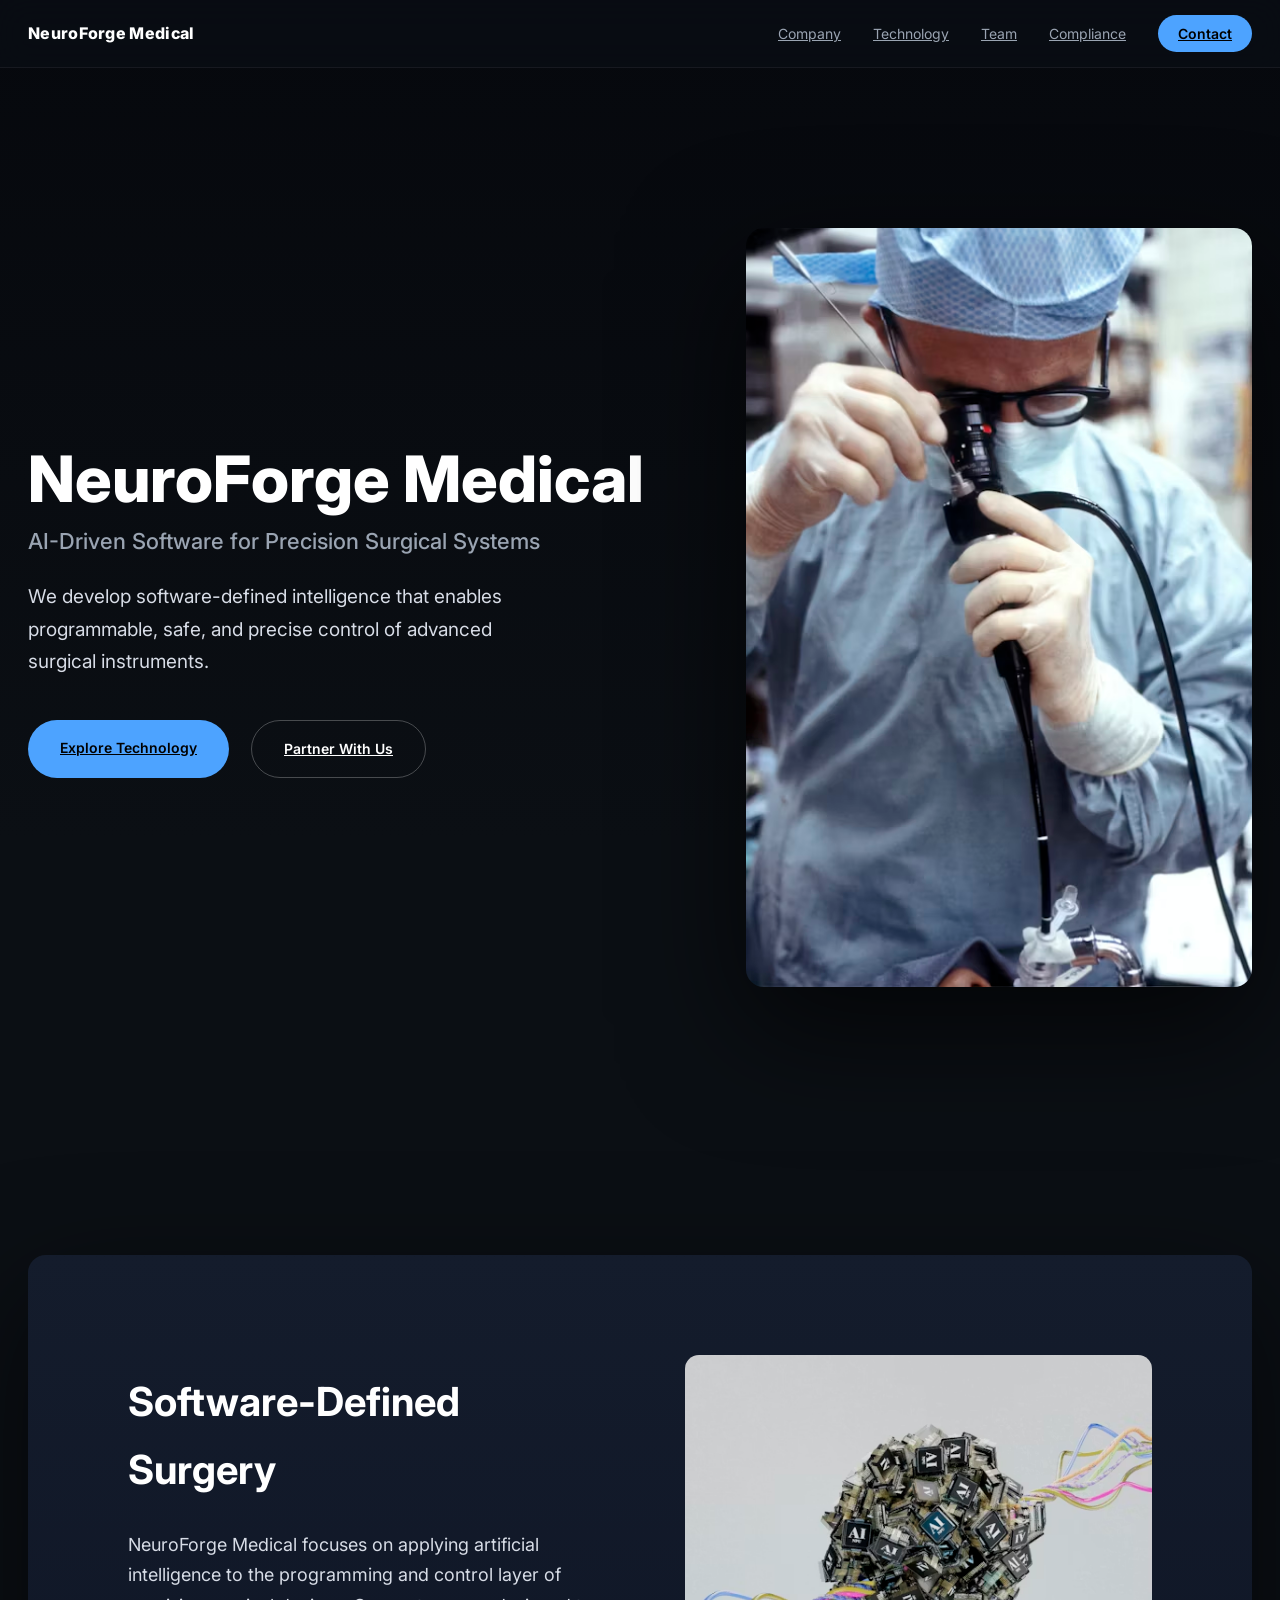
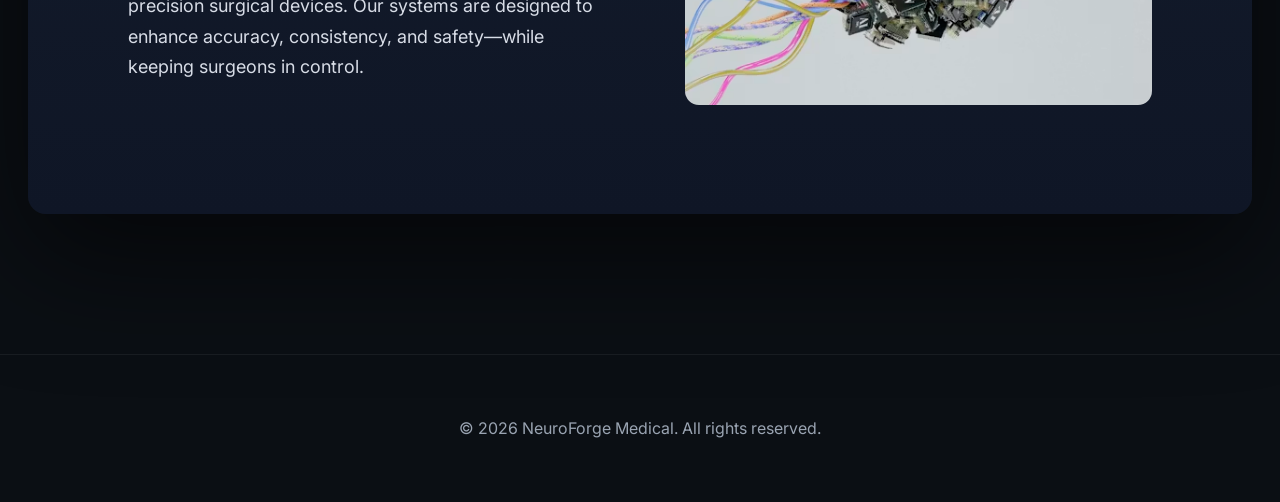
<file: index.html>
<!DOCTYPE html>
<html lang="en">
<head>
<meta charset="UTF-8">
<title>NeuroForge Medical</title>
<meta name="viewport" content="width=device-width, initial-scale=1.0">

<link rel="preconnect" href="https://fonts.googleapis.com">
<link rel="preconnect" href="https://fonts.gstatic.com" crossorigin>
<link href="https://fonts.googleapis.com/css2?family=Inter:wght@400;500;600;700;800&display=swap" rel="stylesheet">

<style>
:root{
  --bg:#0b0f14;
  --bg-soft:#101622;
  --panel:#141c2c;
  --text:#ffffff;
  --muted:#9aa4b2;
  --accent:#4da3ff;
  --max:1280px;
  --radius:18px;
}

*{box-sizing:border-box}
body{
  margin:0;
  font-family:Inter,system-ui,-apple-system,BlinkMacSystemFont;
  background:linear-gradient(180deg,#06080d 0%,#0b0f14 40%,#0b0f14 100%);
  color:var(--text);
  line-height:1.7;
}

/* NAV */
nav{
  position:sticky;
  top:0;
  z-index:1000;
  background:rgba(10,14,20,.75);
  backdrop-filter:blur(16px);
  border-bottom:1px solid rgba(255,255,255,.06);
}
.nav-inner{
  max-width:var(--max);
  margin:auto;
  padding:20px 28px;
  display:flex;
  justify-content:space-between;
  align-items:center;
}
.logo{
  font-weight:800;
  letter-spacing:.3px;
}
nav ul{
  list-style:none;
  display:flex;
  gap:32px;
  margin:0;
  padding:0;
}
nav a{
  color:var(--muted);
  font-size:14px;
}
nav a:hover{color:#fff}
.nav-btn{
  padding:10px 20px;
  background:var(--accent);
  color:#000;
  border-radius:999px;
  font-weight:600;
}

/* HERO */
.hero{
  position:relative;
  padding:160px 28px 120px;
}
.hero-inner{
  max-width:var(--max);
  margin:auto;
  display:grid;
  grid-template-columns:1.1fr .9fr;
  gap:100px;
  align-items:center;
}
.hero h1{
  font-size:64px;
  line-height:1.05;
  margin:0 0 28px;
  font-weight:800;
}
.hero h1 span{
  display:block;
  font-size:22px;
  color:var(--muted);
  margin-top:18px;
  font-weight:500;
}
.hero p{
  font-size:19px;
  max-width:520px;
  color:#d7dce6;
}
.hero-actions{
  margin-top:42px;
  display:flex;
  gap:22px;
}
.btn{
  padding:16px 32px;
  border-radius:999px;
  font-weight:600;
  font-size:14px;
}
.primary{background:var(--accent);color:#000}
.secondary{
  border:1px solid rgba(255,255,255,.25);
  color:#fff;
}
.hero-image img{
  width:100%;
  border-radius:var(--radius);
  box-shadow:0 40px 120px rgba(0,0,0,.7);
}

/* SECTION */
.section{
  padding:140px 28px;
}
.panel{
  max-width:var(--max);
  margin:auto;
  background:linear-gradient(180deg,#141c2c,#0f1626);
  border-radius:var(--radius);
  padding:100px;
  display:grid;
  grid-template-columns:1fr 1fr;
  gap:90px;
  align-items:center;
  box-shadow:0 40px 120px rgba(0,0,0,.6);
}
.panel h2{
  font-size:40px;
  margin:0 0 26px;
}
.panel p{
  font-size:18px;
  color:#d7dce6;
}
.panel img{
  width:100%;
  border-radius:14px;
}

/* FOOTER */
footer{
  padding:60px 28px;
  text-align:center;
  color:var(--muted);
  border-top:1px solid rgba(255,255,255,.06);
}

/* RESPONSIVE */
@media(max-width:900px){
  .hero-inner,
  .panel{
    grid-template-columns:1fr;
    padding:64px;
  }
  .hero h1{font-size:44px}
}
</style>
</head>

<body>

<nav>
  <div class="nav-inner">
    <div class="logo">NeuroForge Medical</div>
    <ul>
      <li><a href="#company">Company</a></li>
      <li><a href="#technology">Technology</a></li>
      <li><a href="#team">Team</a></li>
      <li><a href="#compliance">Compliance</a></li>
      <li><a href="#contact" class="nav-btn">Contact</a></li>
    </ul>
  </div>
</nav>

<header class="hero" id="company">
  <div class="hero-inner">
    <div>
      <h1>
        NeuroForge Medical
        <span>AI-Driven Software for Precision Surgical Systems</span>
      </h1>

      <p>
        We develop software-defined intelligence that enables programmable,
        safe, and precise control of advanced surgical instruments.
      </p>

      <div class="hero-actions">
        <a href="#technology" class="btn primary">Explore Technology</a>
        <a href="#contact" class="btn secondary">Partner With Us</a>
      </div>
    </div>

    <div class="hero-image">
      <img src="hero.jpg" alt="AI Medical Technology">
    </div>
  </div>
</header>

<section class="section" id="technology">
  <div class="panel">
    <div>
      <h2>Software-Defined Surgery</h2>
      <p>
        NeuroForge Medical focuses on applying artificial intelligence
        to the programming and control layer of precision surgical devices.
        Our systems are designed to enhance accuracy, consistency,
        and safety—while keeping surgeons in control.
      </p>
    </div>

    <div>
      <img src="tech.jpg" alt="Medical AI System Architecture">
    </div>
  </div>
</section>

<section id="team"></section>
<section id="compliance"></section>
<section id="contact"></section>

<footer>
  © 2026 NeuroForge Medical. All rights reserved.
</footer>

</body>
</html>
</file>
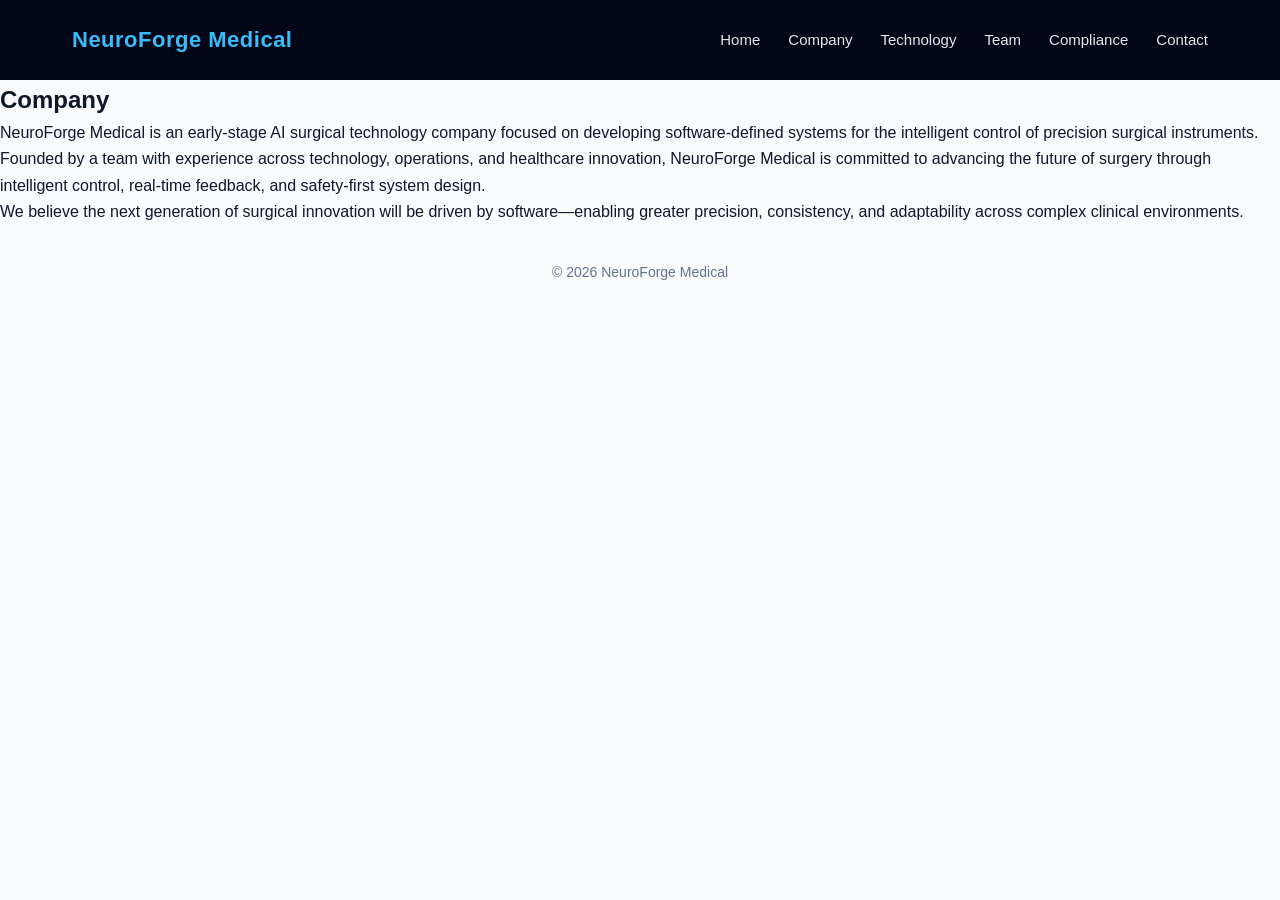
<file: company.html>
<!DOCTYPE html>
<html lang="en">
<head>
  <meta charset="UTF-8">
  <title>Company | NeuroForge Medical</title>
  <link rel="stylesheet" href="style.css">
</head>
<body>

<nav>
  <div class="logo">NeuroForge Medical</div>
  <ul>
    <li><a href="index.html">Home</a></li>
    <li><a href="company.html">Company</a></li>
    <li><a href="technology.html">Technology</a></li>
    <li><a href="team.html">Team</a></li>
    <li><a href="compliance.html">Compliance</a></li>
    <li><a href="contact.html">Contact</a></li>
  </ul>
</nav>

<section>
  <h1>Company</h1>

  <p>
    NeuroForge Medical is an early-stage AI surgical technology company
    focused on developing software-defined systems for the intelligent
    control of precision surgical instruments.
  </p>

  <p>
    Founded by a team with experience across technology, operations,
    and healthcare innovation, NeuroForge Medical is committed to
    advancing the future of surgery through intelligent control,
    real-time feedback, and safety-first system design.
  </p>

  <p>
    We believe the next generation of surgical innovation will be
    driven by software—enabling greater precision, consistency,
    and adaptability across complex clinical environments.
  </p>
</section>

<footer>
  © 2026 NeuroForge Medical
</footer>

</body>
</html>
</file>
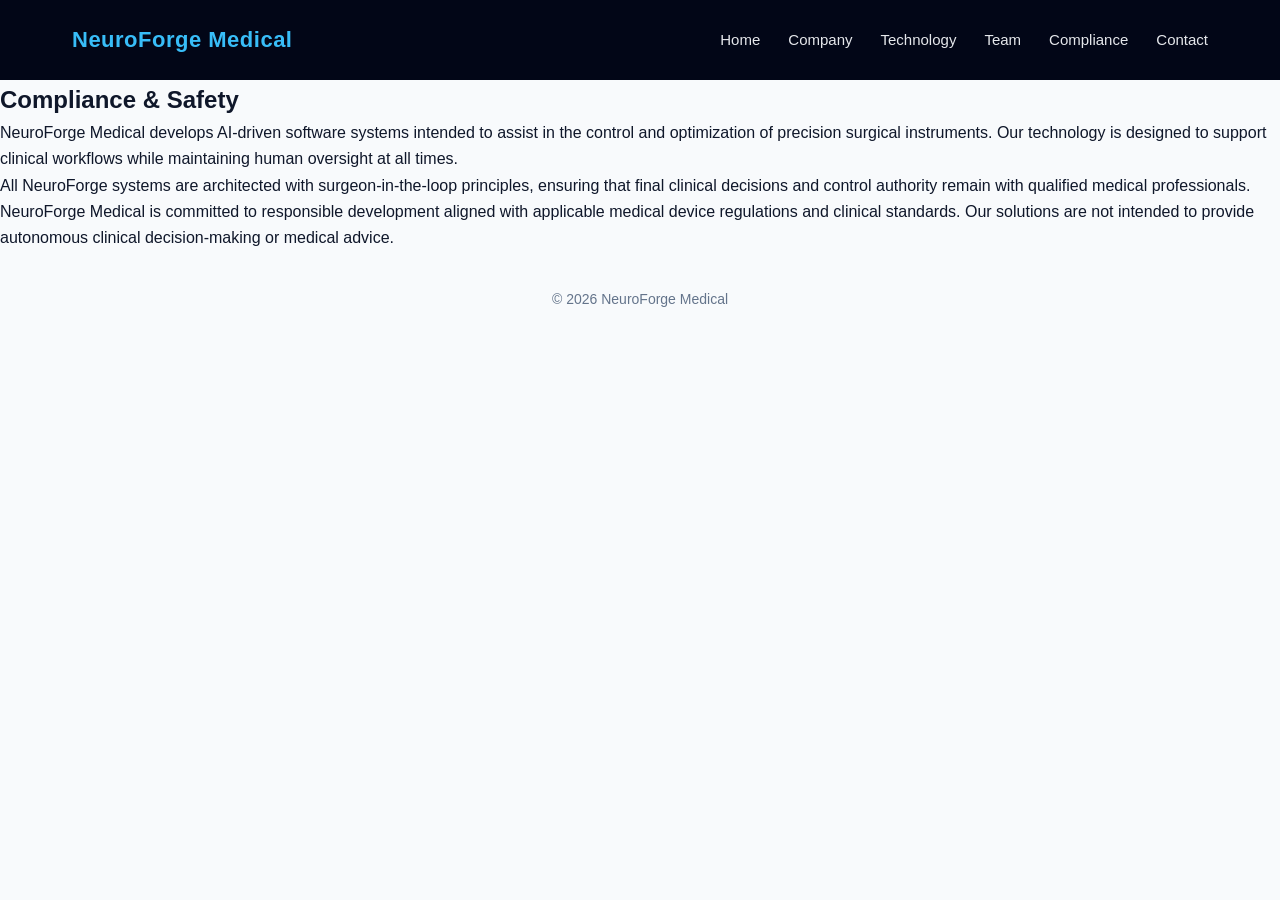
<file: compliance.html>
<!DOCTYPE html>
<html lang="en">
<head>
  <meta charset="UTF-8">
  <title>Compliance & Safety | NeuroForge Medical</title>
  <link rel="stylesheet" href="style.css">
</head>
<body>

<nav>
  <div class="logo">NeuroForge Medical</div>
  <ul>
    <li><a href="index.html">Home</a></li>
    <li><a href="company.html">Company</a></li>
    <li><a href="technology.html">Technology</a></li>
    <li><a href="team.html">Team</a></li>
    <li><a href="compliance.html">Compliance</a></li>
    <li><a href="contact.html">Contact</a></li>
  </ul>
</nav>

<section>
  <h1>Compliance & Safety</h1>

  <p>
    NeuroForge Medical develops AI-driven software systems intended to
    assist in the control and optimization of precision surgical
    instruments. Our technology is designed to support clinical workflows
    while maintaining human oversight at all times.
  </p>

  <p>
    All NeuroForge systems are architected with surgeon-in-the-loop
    principles, ensuring that final clinical decisions and control
    authority remain with qualified medical professionals.
  </p>

  <p>
    NeuroForge Medical is committed to responsible development aligned
    with applicable medical device regulations and clinical standards.
    Our solutions are not intended to provide autonomous clinical
    decision-making or medical advice.
  </p>
</section>

<footer>
  © 2026 NeuroForge Medical
</footer>

</body>
</html>
</file>
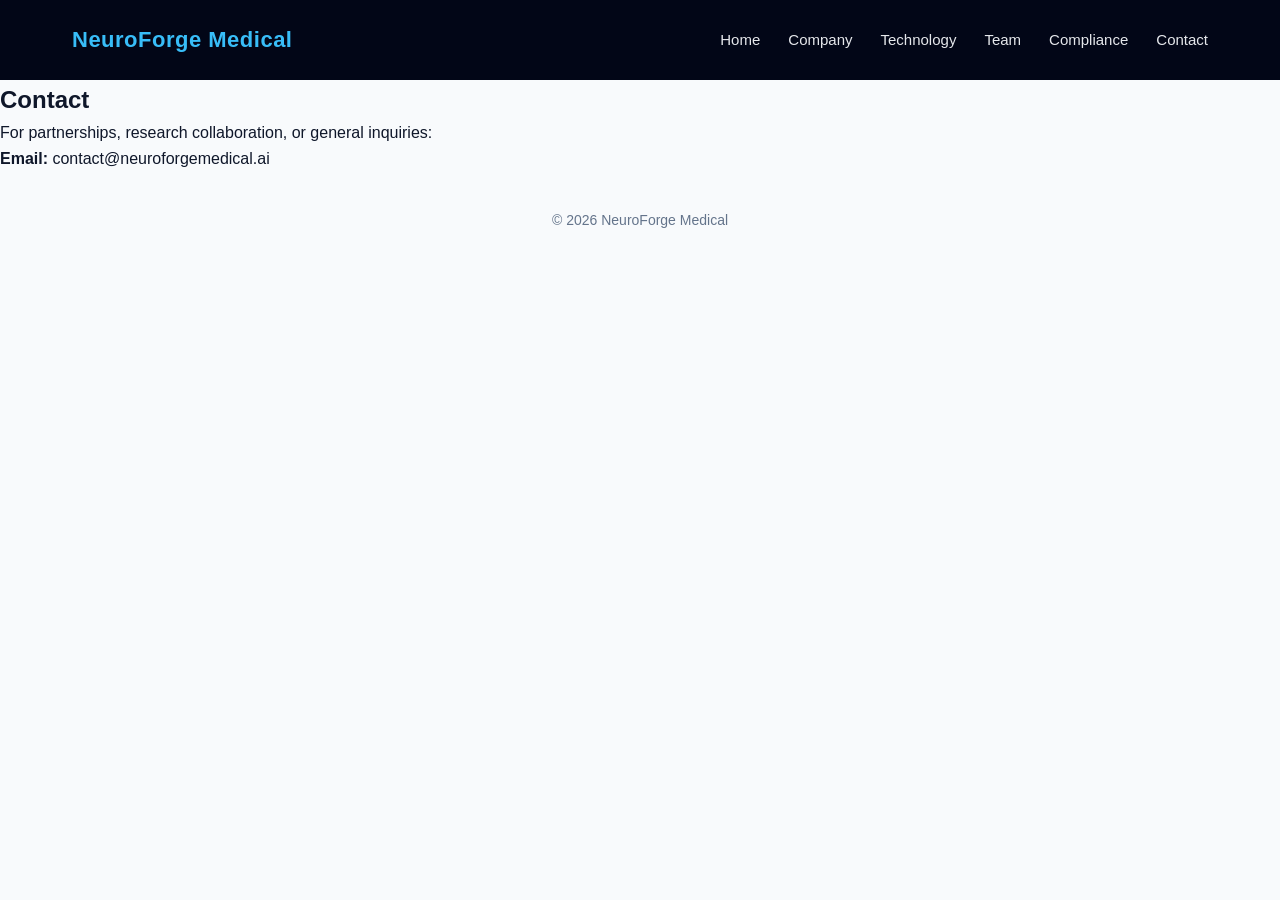
<file: contact.html>
<!DOCTYPE html>
<html lang="en">
<head>
  <meta charset="UTF-8">
  <title>Contact | NeuroForge Medical</title>
  <link rel="stylesheet" href="style.css">
</head>
<body>

<nav>
  <div class="logo">NeuroForge Medical</div>
  <ul>
    <li><a href="index.html">Home</a></li>
    <li><a href="company.html">Company</a></li>
    <li><a href="technology.html">Technology</a></li>
    <li><a href="team.html">Team</a></li>
    <li><a href="compliance.html">Compliance</a></li>
    <li><a href="contact.html">Contact</a></li>
  </ul>
</nav>

<section>
  <h1>Contact</h1>
  <p>
    For partnerships, research collaboration, or general inquiries:
  </p>
  <p>
    <strong>Email:</strong> contact@neuroforgemedical.ai
  </p>
</section>

<footer>
  © 2026 NeuroForge Medical
</footer>

</body>
</html>
</file>
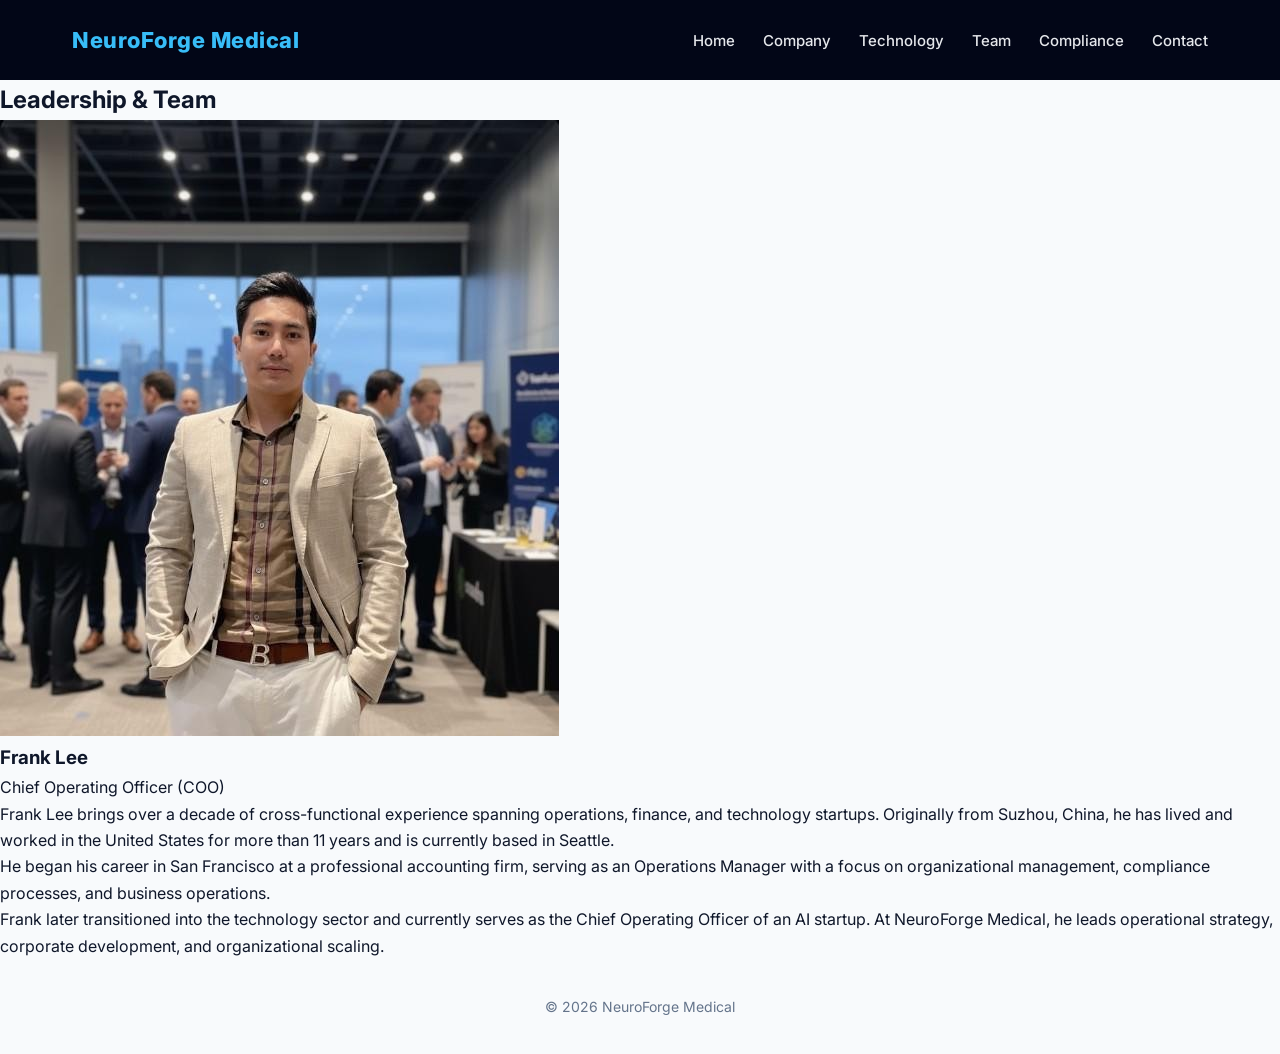
<file: team.html>
<!DOCTYPE html>
<html lang="en">
<head>
  <meta charset="UTF-8">
  <title>Team | NeuroForge Medical</title>

  <!-- 高级字体 -->
  <link rel="preconnect" href="https://fonts.googleapis.com">
  <link rel="preconnect" href="https://fonts.gstatic.com" crossorigin>
  <link href="https://fonts.googleapis.com/css2?family=Inter:wght@400;500;600;700&display=swap" rel="stylesheet">

  <link rel="stylesheet" href="style.css">
</head>
<body>

<nav>
  <div class="logo">NeuroForge Medical</div>
  <ul>
    <li><a href="index.html">Home</a></li>
    <li><a href="company.html">Company</a></li>
    <li><a href="technology.html">Technology</a></li>
    <li><a href="team.html">Team</a></li>
    <li><a href="compliance.html">Compliance</a></li>
    <li><a href="contact.html">Contact</a></li>
  </ul>
</nav>

<section>
  <h1>Leadership & Team</h1>

  <div class="ceo-card">
    <img src="ceo.png" alt="Frank Lee - COO">

    <div class="ceo-info">
      <h3>Frank Lee</h3>
      <p class="title">Chief Operating Officer (COO)</p>

      <p>
        Frank Lee brings over a decade of cross-functional experience spanning
        operations, finance, and technology startups. Originally from Suzhou,
        China, he has lived and worked in the United States for more than 11
        years and is currently based in Seattle.
      </p>

      <p>
        He began his career in San Francisco at a professional accounting firm,
        serving as an Operations Manager with a focus on organizational
        management, compliance processes, and business operations.
      </p>

      <p>
        Frank later transitioned into the technology sector and currently serves
        as the Chief Operating Officer of an AI startup. At NeuroForge Medical,
        he leads operational strategy, corporate development, and organizational
        scaling.
      </p>
    </div>
  </div>

</section>

<footer>
  © 2026 NeuroForge Medical
</footer>

</body>
</html>
</file>
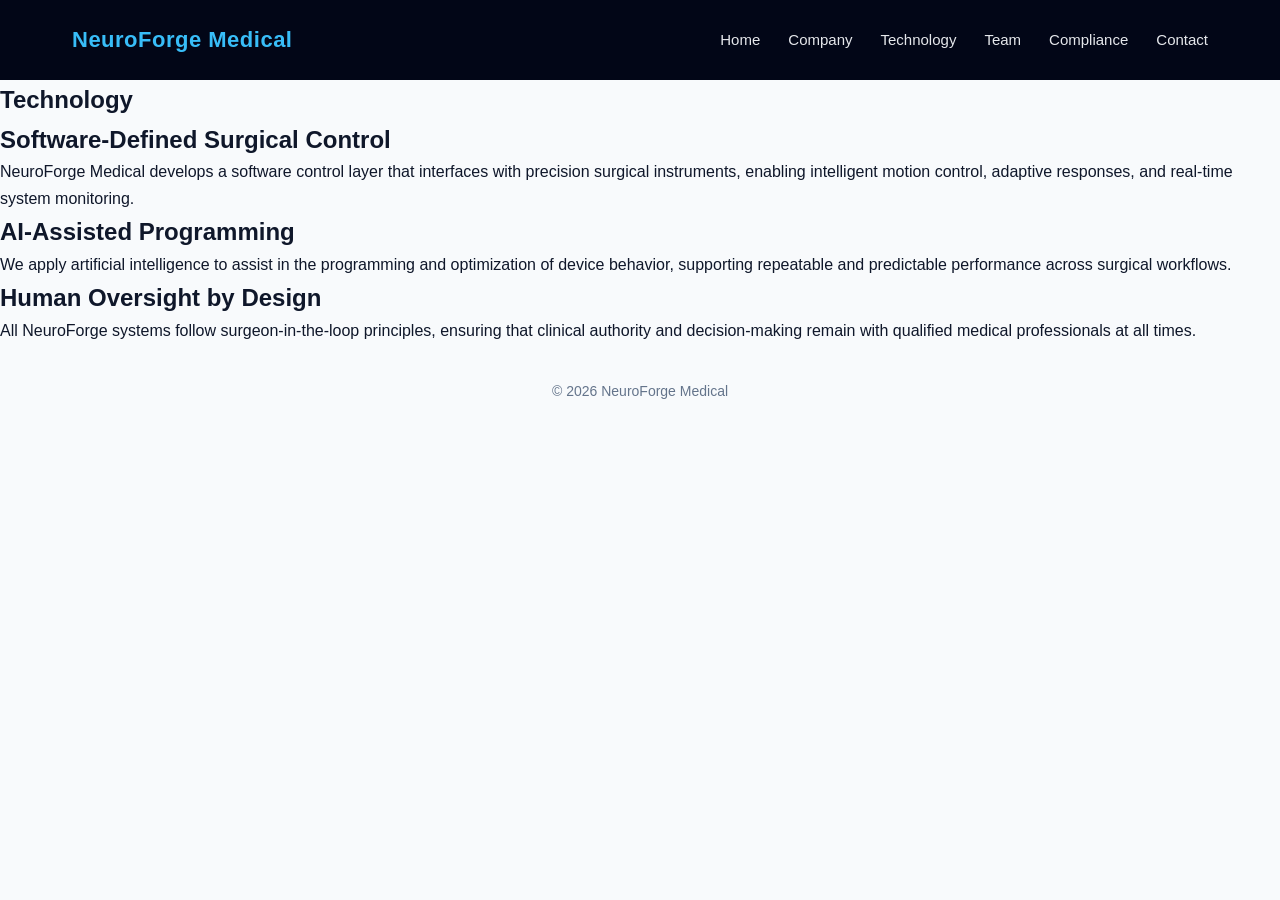
<file: technology.html>
<!DOCTYPE html>
<html lang="en">
<head>
  <meta charset="UTF-8">
  <title>Technology | NeuroForge Medical</title>
  <link rel="stylesheet" href="style.css">
</head>
<body>

<nav>
  <div class="logo">NeuroForge Medical</div>
  <ul>
    <li><a href="index.html">Home</a></li>
    <li><a href="company.html">Company</a></li>
    <li><a href="technology.html">Technology</a></li>
    <li><a href="team.html">Team</a></li>
    <li><a href="compliance.html">Compliance</a></li>
    <li><a href="contact.html">Contact</a></li>
  </ul>
</nav>

<section>
  <h1>Technology</h1>

  <h2>Software-Defined Surgical Control</h2>
  <p>
    NeuroForge Medical develops a software control layer that interfaces
    with precision surgical instruments, enabling intelligent motion
    control, adaptive responses, and real-time system monitoring.
  </p>

  <h2>AI-Assisted Programming</h2>
  <p>
    We apply artificial intelligence to assist in the programming and
    optimization of device behavior, supporting repeatable and
    predictable performance across surgical workflows.
  </p>

  <h2>Human Oversight by Design</h2>
  <p>
    All NeuroForge systems follow surgeon-in-the-loop principles,
    ensuring that clinical authority and decision-making remain with
    qualified medical professionals at all times.
  </p>
</section>

<footer>
  © 2026 NeuroForge Medical
</footer>

</body>
</html>
</file>
<file: style.css>
/* ===== RESET ===== */
* {
  box-sizing: border-box;
  margin: 0;
  padding: 0;
}

/* ===== 动画 ===== */
@keyframes fadeUp {
  from {
    opacity: 0;
    transform: translateY(24px);
  }
  to {
    opacity: 1;
    transform: translateY(0);
  }
}

/* ===== 基础 ===== */
body {
  font-family: "Inter", -apple-system, BlinkMacSystemFont,
               "Segoe UI", Roboto, Arial, sans-serif;
  background: #f8fafc;
  color: #0f172a;
  line-height: 1.65;
  animation: fadeUp 0.9s ease-out;
}

/* ===== NAV ===== */
nav {
  display: flex;
  justify-content: space-between;
  align-items: center;
  padding: 22px 72px;
  background: #020617;
}

.logo {
  font-size: 22px;
  font-weight: 800;
  color: #38bdf8;
  letter-spacing: 0.5px;
}

nav ul {
  list-style: none;
  display: flex;
  gap: 28px;
}

nav a {
  color: #e5e7eb;
  text-decoration: none;
  font-size: 15px;
  font-weight: 500;
}

.nav-btn {
  padding: 8px 14px;
  background: #38bdf8;
  color: #020617;
  border-radius: 6px;
  font-weight: 600;
}

/* ===== HERO ===== */
.hero {
  display: flex;
  align-items: center;
  justify-content: space-between;
  padding: 120px 72px;
  gap: 64px;
}

.hero-content {
  max-width: 620px;
  animation: fadeUp 1s ease-out;
}

.hero h1 {
  font-size: 52px;
  font-weight: 800;
  margin-bottom: 18px;
}

.hero h1 span {
  display: block;
  font-size: 20px;
  font-weight: 500;
  color: #64748b;
  margin-top: 14px;
}

.hero p {
  font-size: 18px;
  color: #334155;
  margin-bottom: 32px;
}

.hero-actions {
  display: flex;
  gap: 18px;
}

.btn {
  padding: 14px 22px;
  border-radius: 8px;
  font-weight: 600;
  font-size: 15px;
  text-decoration: none;
}

.primary {
  background: #2563eb;
  color: #ffffff;
}

.secondary {
  background: #e2e8f0;
  color: #020617;
}

/* ===== HERO IMAGE ===== */
.hero-image img {
  width: 480px;
  border-radius: 14px;
  box-shadow: 0 30px 60px rgba(0,0,0,0.2);
}

/* ===== FEATURE ===== */
.feature {
  display: flex;
  align-items: center;
  gap: 72px;
  padding: 120px 72px;
  background: #ffffff;
}

.feature-text {
  max-width: 520px;
}

.feature-text h2 {
  font-size: 36px;
  font-weight: 700;
  margin-bottom: 16px;
}

.feature-text p {
  font-size: 17px;
  color: #475569;
}

.feature-image img {
  width: 420px;
  border-radius: 12px;
}

/* ===== FOOTER ===== */
footer {
  text-align: center;
  padding: 36px;
  font-size: 14px;
  color: #64748b;
}
</file>
